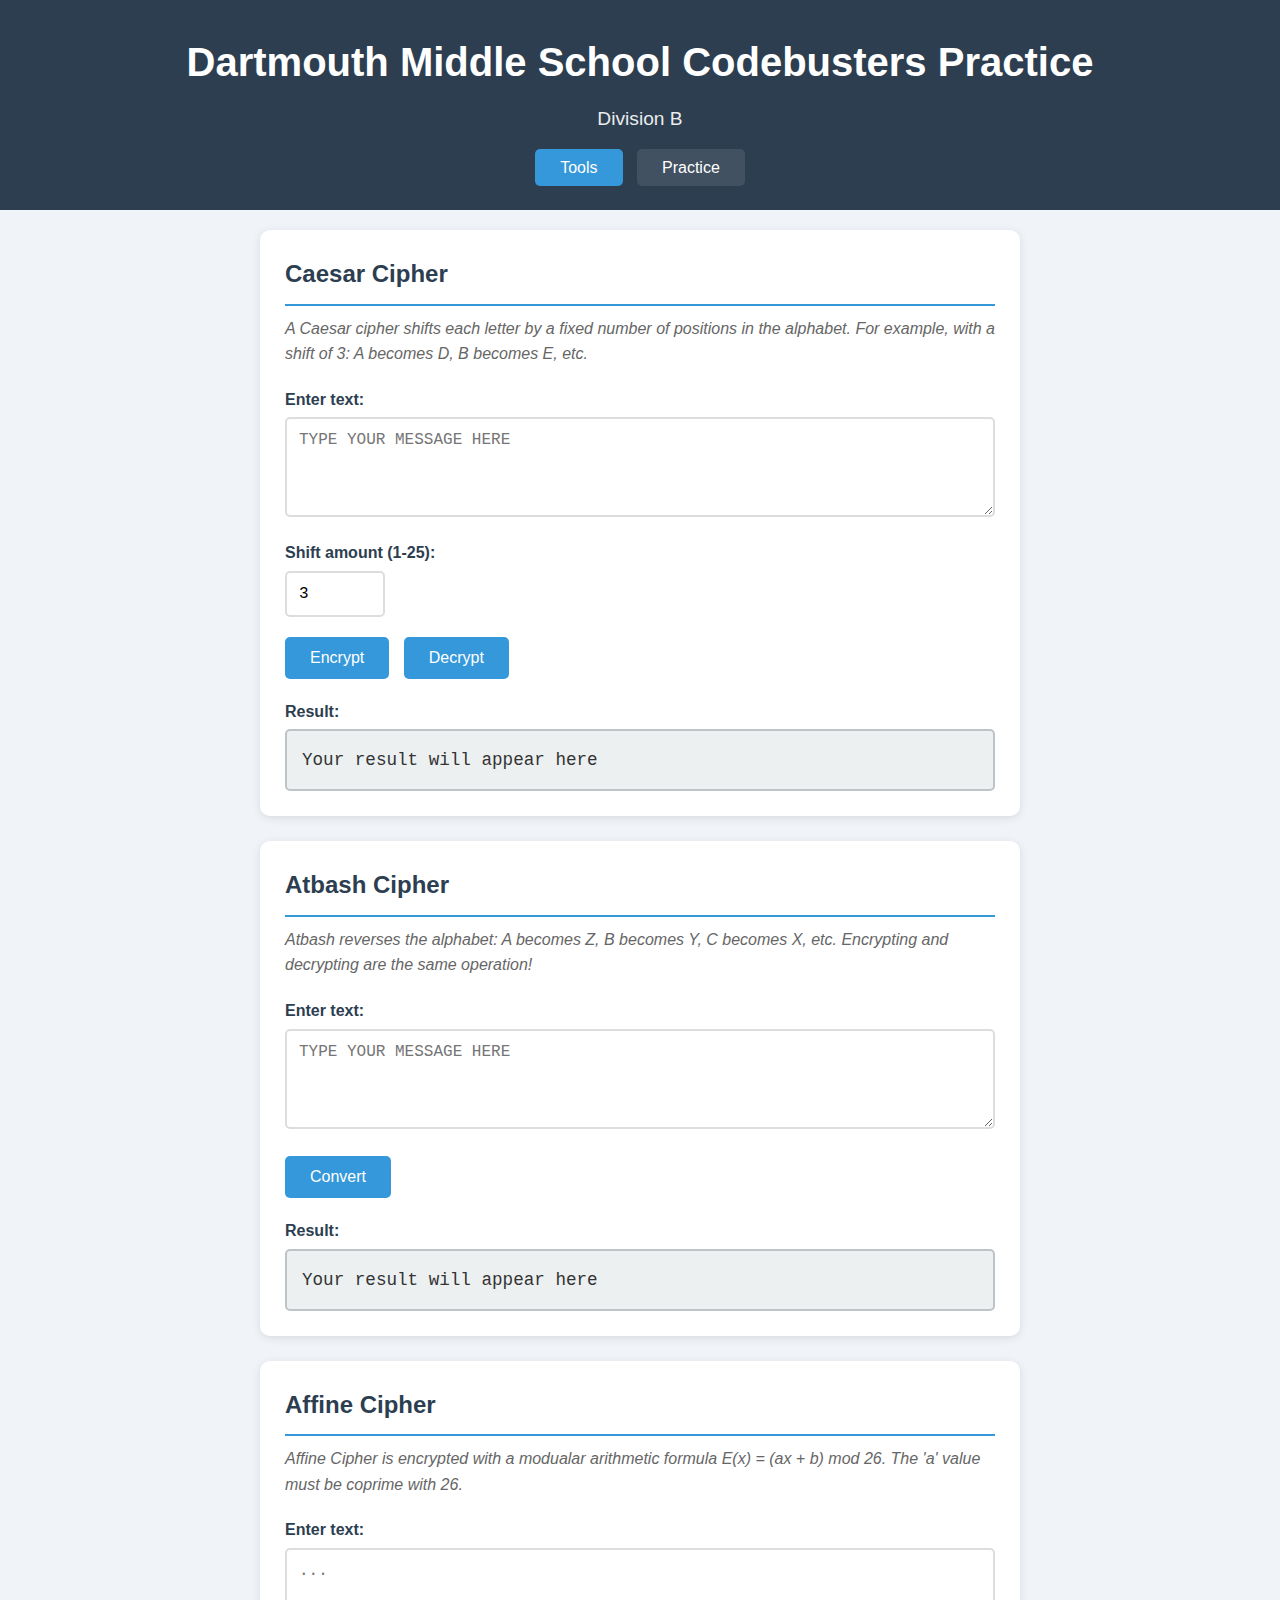
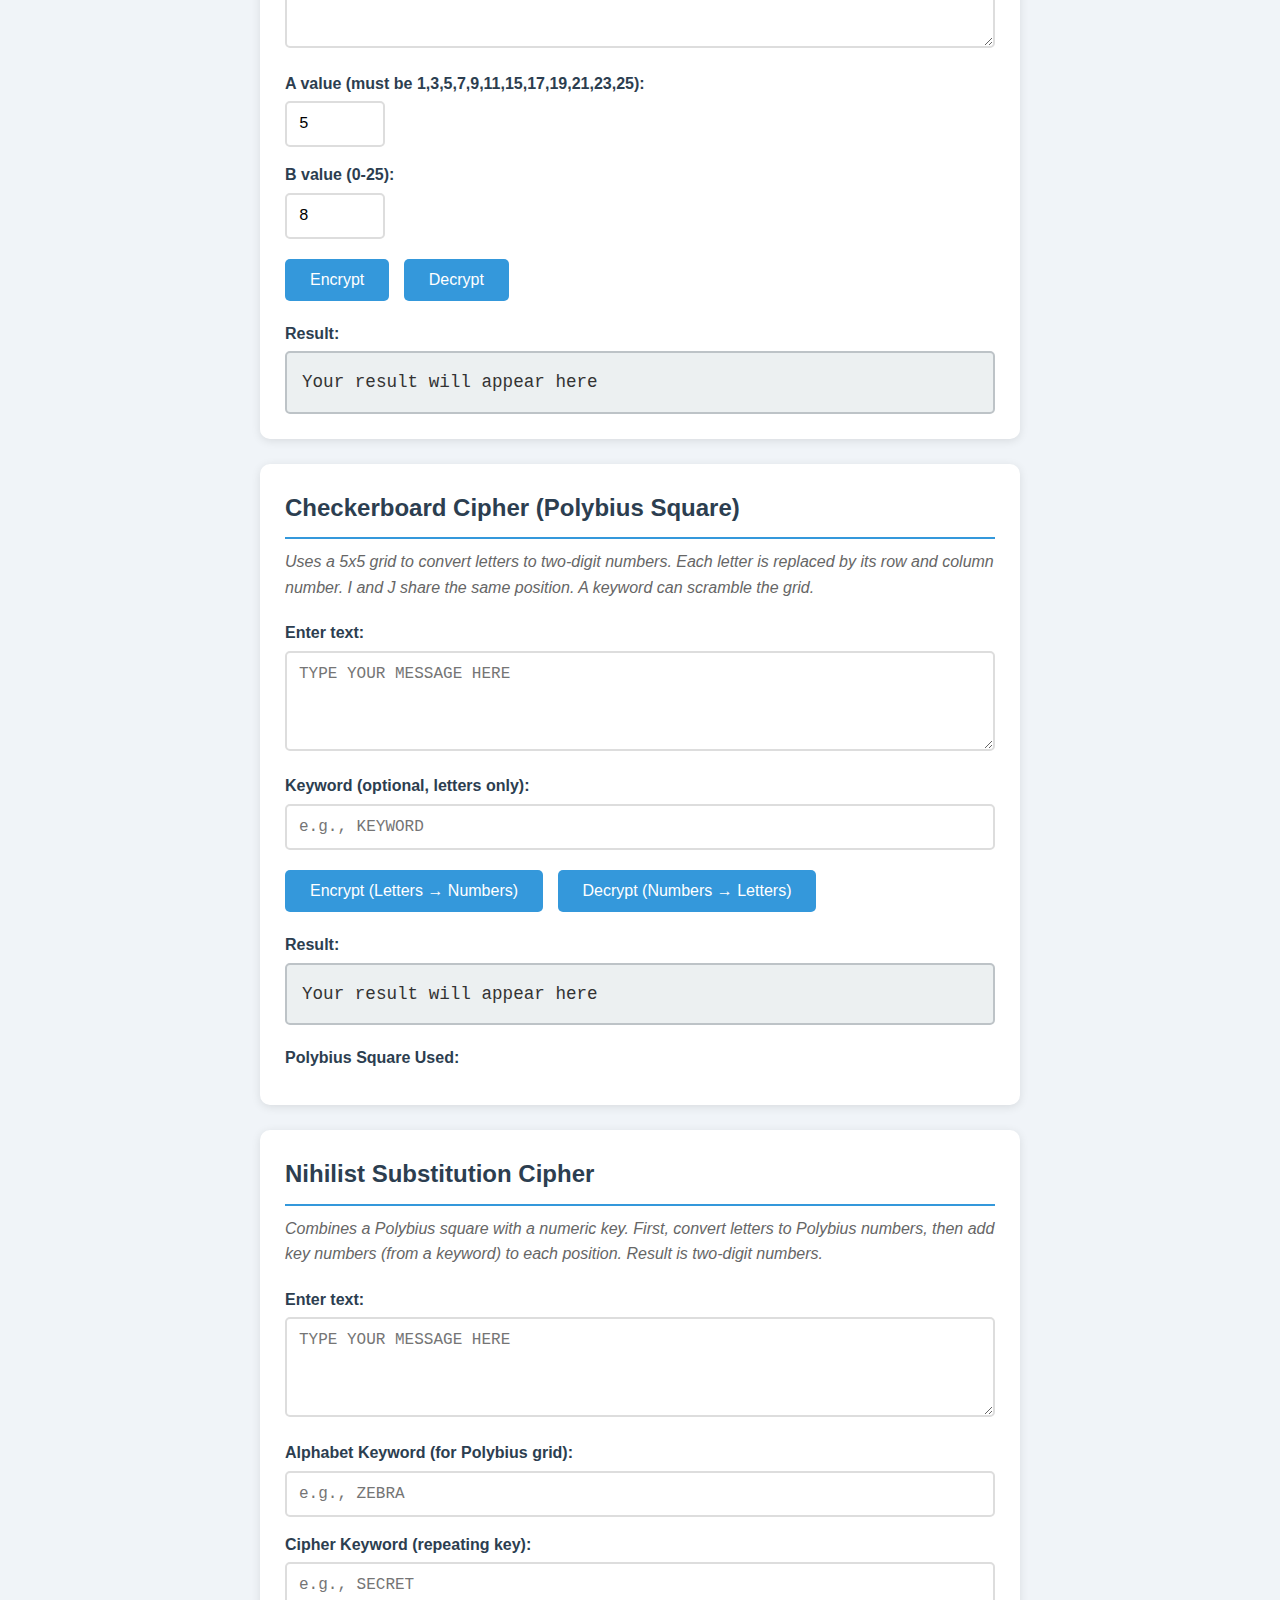
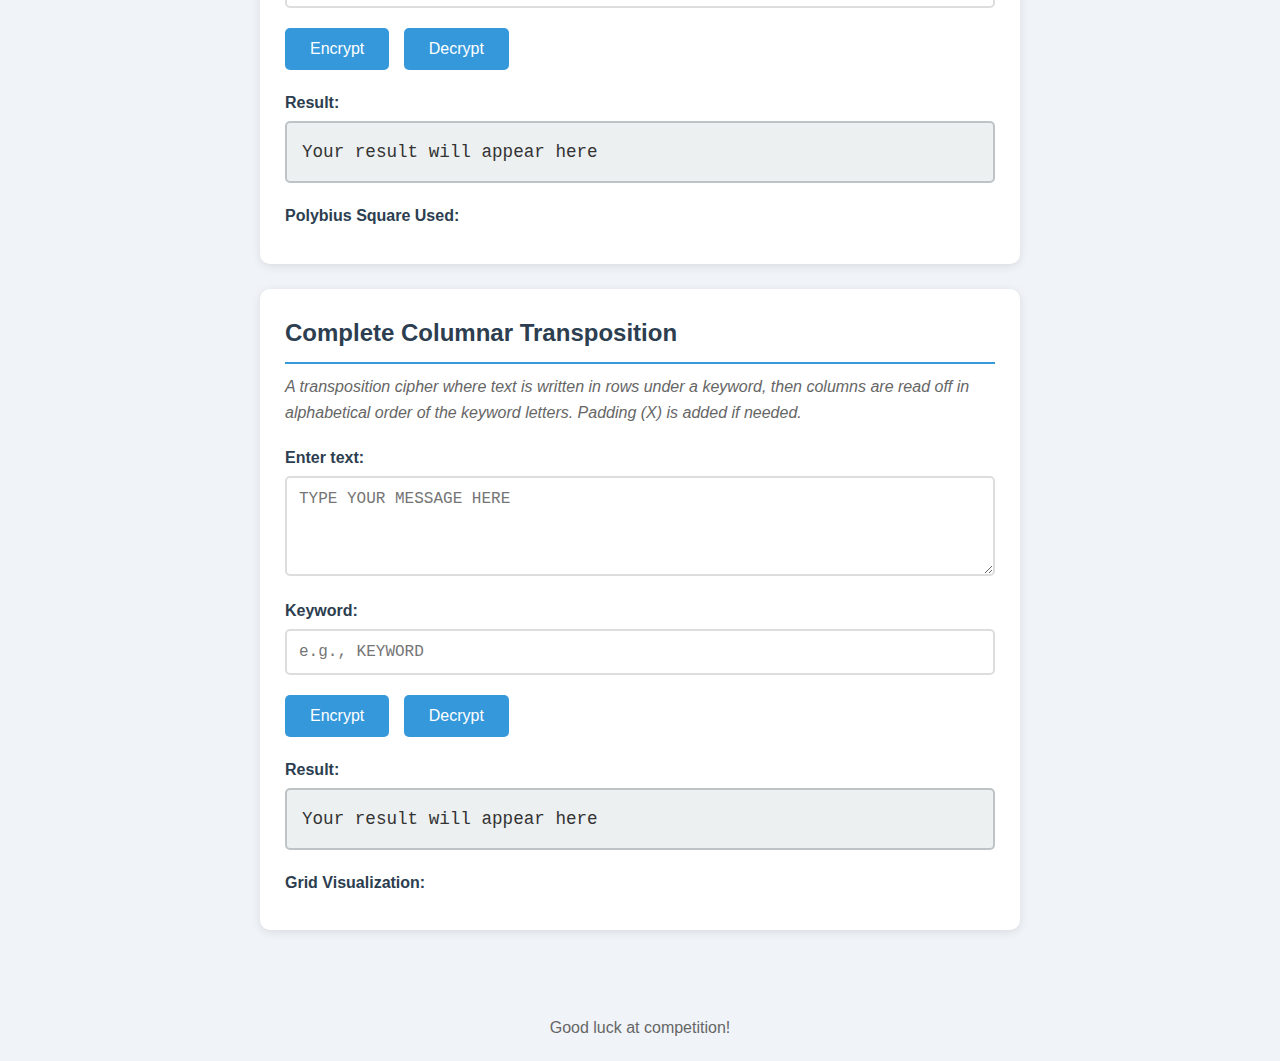
<file: index.html>
<!DOCTYPE html>
<html lang="en">
<head>
    <meta charset="UTF-8">
    <meta name="viewport" content="width=device-width, initial-scale=1.0">
    <title>Codebusters Practice</title>
    <link rel="stylesheet" href="style.css">
</head>
<body>
    <!-- Header section -->
    <header>
        <h1>Dartmouth Middle School Codebusters Practice</h1>
        <p>Division B</p>
        <nav>
            <a href="index.html" class="nav-link active">Tools</a>
            <a href="practice.html" class="nav-link">Practice</a>
        </nav>
    </header>

    <!-- Main content area -->
    <main>
        <!-- Caesar Cipher Section -->
        <section class="cipher-section">
            <h2>Caesar Cipher</h2>
            <p class="description">
                A Caesar cipher shifts each letter by a fixed number of positions in the alphabet.
                For example, with a shift of 3: A becomes D, B becomes E, etc.
            </p>

            <!-- Input area -->
            <div class="input-group">
                <label for="caesar-input">Enter text:</label>
                <textarea id="caesar-input" placeholder="TYPE YOUR MESSAGE HERE"></textarea>
            </div>

            <!-- Shift selector -->
            <div class="input-group">
                <label for="caesar-shift">Shift amount (1-25):</label>
                <input type="number" id="caesar-shift" min="1" max="25" value="3">
            </div>

            <!-- Buttons -->
            <div class="button-group">
                <button id="caesar-encrypt">Encrypt</button>
                <button id="caesar-decrypt">Decrypt</button>
            </div>

            <!-- Output area -->
            <div class="output-group">
                <label>Result:</label>
                <div id="caesar-output" class="output-box">Your result will appear here</div>
            </div>
        </section>

        <!-- Atbash Cipher Section -->
        <section class="cipher-section">
            <h2>Atbash Cipher</h2>
            <p class="description">
                Atbash reverses the alphabet: A becomes Z, B becomes Y, C becomes X, etc.
                Encrypting and decrypting are the same operation!
            </p>

            <div class="input-group">
                <label for="atbash-input">Enter text:</label>
                <textarea id="atbash-input" placeholder="TYPE YOUR MESSAGE HERE"></textarea>
            </div>

            <div class="button-group">
                <button id="atbash-convert">Convert</button>
            </div>

            <div class="output-group">
                <label>Result:</label>
                <div id="atbash-output" class="output-box">Your result will appear here</div>
            </div>
        </section>

        <!-- Affine Cipher -->
        <section class="cipher-section">                                              
          <h2>Affine Cipher</h2>                                                    
          <p class="description">                                                   
              Affine Cipher is encrypted with a modualar arithmetic formula E(x) = (ax + b) mod 26. 
              The 'a' value must be coprime with 26.                                  
          </p>                                                                      
                                                                                
          <!-- Input for text -->                                                   
          <div class="input-group">                                                 
              <label for="affine-input">Enter text:</label>                         
              <textarea id="affine-input" placeholder="..."></textarea>             
          </div>                                                                    
                                                                                
          <!-- Input for 'a' value -->                                              
          <div class="input-group">                                                 
              <label for="affine-a">A value (must be 1,3,5,7,9,11,15,17,19,21,23,25):</label>                                      
              <input type="number" id="affine-a" value="5">                         
          </div>                                                                    
                                                                                
          <!-- Input for 'b' value -->                                              
          <div class="input-group">                                                 
              <label for="affine-b">B value (0-25):</label>                         
              <input type="number" id="affine-b" value="8">                         
          </div>                                                                    
                                                                                
          <!-- Buttons -->    
          <div class="button-group">
              <button id="affine-encrypt">Encrypt</button>
              <button id="affine-decrypt">Decrypt</button>
          </div>                                                      
          <!-- Output box -->  
          <div class="output-group">
              <label>Result:</label>
              <div id="affine-output" class="output-box">Your result will appear here</div>
          </div>                                                     
        </section>

        <!-- Checkerboard Cipher (Polybius Square) -->
        <section class="cipher-section">
            <h2>Checkerboard Cipher (Polybius Square)</h2>
            <p class="description">
                Uses a 5x5 grid to convert letters to two-digit numbers. Each letter is replaced by its
                row and column number. I and J share the same position. A keyword can scramble the grid.
            </p>

            <div class="input-group">
                <label for="checkerboard-input">Enter text:</label>
                <textarea id="checkerboard-input" placeholder="TYPE YOUR MESSAGE HERE"></textarea>
            </div>

            <div class="input-group">
                <label for="checkerboard-keyword">Keyword (optional, letters only):</label>
                <input type="text" id="checkerboard-keyword" placeholder="e.g., KEYWORD">
            </div>

            <div class="button-group">
                <button id="checkerboard-encrypt">Encrypt (Letters → Numbers)</button>
                <button id="checkerboard-decrypt">Decrypt (Numbers → Letters)</button>
            </div>

            <div class="output-group">
                <label>Result:</label>
                <div id="checkerboard-output" class="output-box">Your result will appear here</div>
            </div>

            <div class="output-group">
                <label>Polybius Square Used:</label>
                <div id="checkerboard-grid" class="grid-display"></div>
            </div>
        </section>

        <!-- Nihilist Substitution Cipher -->
        <section class="cipher-section">
            <h2>Nihilist Substitution Cipher</h2>
            <p class="description">
                Combines a Polybius square with a numeric key. First, convert letters to Polybius numbers,
                then add key numbers (from a keyword) to each position. Result is two-digit numbers.
            </p>

            <div class="input-group">
                <label for="nihilist-input">Enter text:</label>
                <textarea id="nihilist-input" placeholder="TYPE YOUR MESSAGE HERE"></textarea>
            </div>

            <div class="input-group">
                <label for="nihilist-alphabet-key">Alphabet Keyword (for Polybius grid):</label>
                <input type="text" id="nihilist-alphabet-key" placeholder="e.g., ZEBRA">
            </div>

            <div class="input-group">
                <label for="nihilist-cipher-key">Cipher Keyword (repeating key):</label>
                <input type="text" id="nihilist-cipher-key" placeholder="e.g., SECRET">
            </div>

            <div class="button-group">
                <button id="nihilist-encrypt">Encrypt</button>
                <button id="nihilist-decrypt">Decrypt</button>
            </div>

            <div class="output-group">
                <label>Result:</label>
                <div id="nihilist-output" class="output-box">Your result will appear here</div>
            </div>

            <div class="output-group">
                <label>Polybius Square Used:</label>
                <div id="nihilist-grid" class="grid-display"></div>
            </div>
        </section>

        <!-- Complete Columnar Transposition Cipher -->
        <section class="cipher-section">
            <h2>Complete Columnar Transposition</h2>
            <p class="description">
                A transposition cipher where text is written in rows under a keyword, then columns are
                read off in alphabetical order of the keyword letters. Padding (X) is added if needed.
            </p>

            <div class="input-group">
                <label for="columnar-input">Enter text:</label>
                <textarea id="columnar-input" placeholder="TYPE YOUR MESSAGE HERE"></textarea>
            </div>

            <div class="input-group">
                <label for="columnar-keyword">Keyword:</label>
                <input type="text" id="columnar-keyword" placeholder="e.g., KEYWORD">
            </div>

            <div class="button-group">
                <button id="columnar-encrypt">Encrypt</button>
                <button id="columnar-decrypt">Decrypt</button>
            </div>

            <div class="output-group">
                <label>Result:</label>
                <div id="columnar-output" class="output-box">Your result will appear here</div>
            </div>

            <div class="output-group">
                <label>Grid Visualization:</label>
                <div id="columnar-grid" class="grid-display"></div>
            </div>
        </section>

    </main>

    <!-- Footer -->
    <footer>
        <p>Good luck at competition!</p>
    </footer>

    <!-- JavaScript file - loaded at the end so HTML is ready -->
    <script src="script.js"></script>
</body>
</html>
</file>
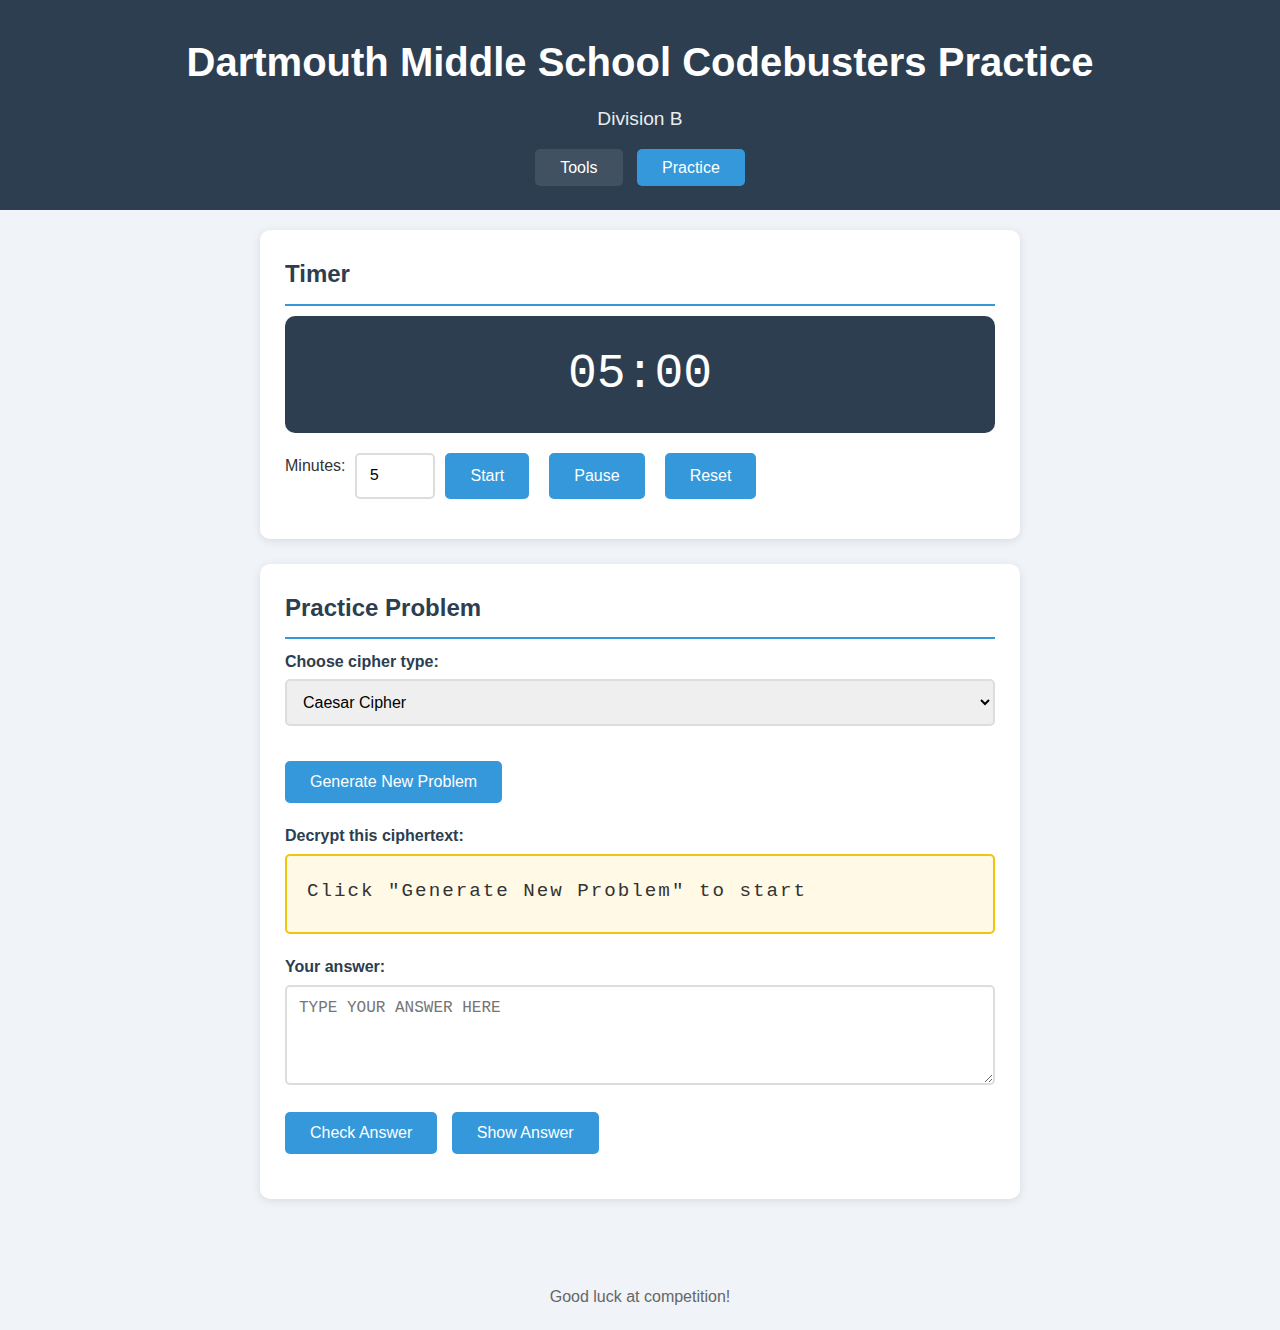
<file: practice.html>
<!DOCTYPE html>
<html lang="en">
<head>
    <meta charset="UTF-8">
    <meta name="viewport" content="width=device-width, initial-scale=1.0">
    <title>Codebusters Practice</title>
    <link rel="stylesheet" href="style.css">
</head>
<body>
    <!-- Header section -->
    <header>
        <h1>Dartmouth Middle School Codebusters Practice</h1>
        <p>Division B</p>
        <nav>
            <a href="index.html" class="nav-link">Tools</a>
            <a href="practice.html" class="nav-link active">Practice</a>
        </nav>
    </header>

    <!-- Main content area -->
    <main>
        <!-- Timer Section -->
        <section class="cipher-section">
            <h2>Timer</h2>
            <div class="timer-display" id="timer-display">05:00</div>
            <div class="timer-controls">
                <label for="timer-minutes">Minutes:</label>
                <input type="number" id="timer-minutes" min="1" max="60" value="5">
                <button id="timer-start">Start</button>
                <button id="timer-pause">Pause</button>
                <button id="timer-reset">Reset</button>
            </div>
        </section>

        <!-- Practice Problem Section -->
        <section class="cipher-section">
            <h2>Practice Problem</h2>

            <!-- Cipher type selection -->
            <div class="input-group">
                <label for="cipher-type">Choose cipher type:</label>
                <select id="cipher-type" class="cipher-select">
                    <option value="caesar">Caesar Cipher</option>
                    <option value="atbash">Atbash Cipher</option>
                    <option value="affine">Affine Cipher</option>
                    <option value="checkerboard">Checkerboard (Polybius)</option>
                    <option value="nihilist">Nihilist Substitution</option>
                    <option value="columnar">Complete Columnar</option>
                </select>
            </div>

            <!-- Generate button -->
            <div class="button-group">
                <button id="generate-problem">Generate New Problem</button>
            </div>

            <!-- Problem display -->
            <div class="output-group">
                <label>Decrypt this ciphertext:</label>
                <div id="problem-text" class="problem-box">Click "Generate New Problem" to start</div>
                <p class="hint-text" id="problem-hint"></p>
            </div>

            <!-- Answer input -->
            <div class="input-group">
                <label for="answer-input">Your answer:</label>
                <textarea id="answer-input" placeholder="TYPE YOUR ANSWER HERE"></textarea>
            </div>

            <!-- Check answer button -->
            <div class="button-group">
                <button id="check-answer">Check Answer</button>
                <button id="show-answer">Show Answer</button>
            </div>

            <!-- Result display -->
            <div id="result-display"></div>
        </section>
    </main>

    <!-- Footer -->
    <footer>
        <p>Good luck at competition!</p>
    </footer>

    <!-- JavaScript file -->
    <script src="practice.js"></script>
</body>
</html>
</file>
<file: style.css>
/* ===== GENERAL STYLES ===== */
/* The * selector applies to ALL elements */
* {
    box-sizing: border-box;  /* Makes padding included in width calculations */
    margin: 0;
    padding: 0;
}

/* Body styles - applies to the whole page */
body {
    font-family: 'Segoe UI', Tahoma, Geneva, Verdana, sans-serif;
    background-color: #f0f4f8;
    color: #333;
    line-height: 1.6;
}

/* ===== HEADER STYLES ===== */
header {
    background-color: #2c3e50;  /* Dark blue */
    color: white;
    text-align: center;
    padding: 30px 20px;
}

header h1 {
    font-size: 2.5rem;  /* rem = relative to root font size */
    margin-bottom: 10px;
}

header p {
    font-size: 1.2rem;
    opacity: 0.9;  /* Slightly transparent */
}

/* ===== NAVIGATION ===== */
nav {
    margin-top: 20px;
}

.nav-link {
    color: white;
    text-decoration: none;
    padding: 10px 25px;
    margin: 0 5px;
    border-radius: 5px;
    background-color: rgba(255, 255, 255, 0.1);
    transition: background-color 0.3s;
}

.nav-link:hover {
    background-color: rgba(255, 255, 255, 0.2);
}

.nav-link.active {
    background-color: #3498db;
}

/* ===== MAIN CONTENT ===== */
main {
    max-width: 800px;       /* Limits width on large screens */
    margin: 0 auto;         /* Centers the content */
    padding: 20px;
}

/* ===== CIPHER SECTIONS ===== */
.cipher-section {
    background-color: white;
    border-radius: 10px;           /* Rounded corners */
    padding: 25px;
    margin-bottom: 25px;
    box-shadow: 0 2px 10px rgba(0, 0, 0, 0.1);  /* Subtle shadow */
}

.cipher-section h2 {
    color: #2c3e50;
    margin-bottom: 10px;
    border-bottom: 2px solid #3498db;  /* Blue underline */
    padding-bottom: 10px;
}

.description {
    color: #666;
    margin-bottom: 20px;
    font-style: italic;
}

/* ===== INPUT GROUPS ===== */
.input-group {
    margin-bottom: 15px;
}

.input-group label {
    display: block;          /* Makes label take full width */
    font-weight: bold;
    margin-bottom: 5px;
    color: #2c3e50;
}

/* Textarea and input styling */
textarea, input[type="number"] {
    width: 100%;
    padding: 12px;
    border: 2px solid #ddd;
    border-radius: 5px;
    font-size: 1rem;
    font-family: 'Courier New', monospace;  /* Monospace for cipher text */
}

textarea {
    height: 100px;
    resize: vertical;        /* Allow vertical resizing only */
}

input[type="number"] {
    width: 100px;
}

/* Change border color when focused */
textarea:focus, input:focus {
    outline: none;           /* Remove default outline */
    border-color: #3498db;   /* Blue border */
}

/* ===== BUTTONS ===== */
.button-group {
    margin: 20px 0;
}

button {
    background-color: #3498db;  /* Blue */
    color: white;
    border: none;
    padding: 12px 25px;
    font-size: 1rem;
    border-radius: 5px;
    cursor: pointer;           /* Hand cursor on hover */
    margin-right: 10px;
    transition: background-color 0.3s;  /* Smooth color change */
}

/* Hover effect */
button:hover {
    background-color: #2980b9;  /* Darker blue */
}

/* Active (clicked) effect */
button:active {
    transform: scale(0.98);     /* Slightly smaller when clicked */
}

/* ===== OUTPUT AREA ===== */
.output-group {
    margin-top: 20px;
}

.output-group label {
    display: block;
    font-weight: bold;
    margin-bottom: 5px;
    color: #2c3e50;
}

.output-box {
    background-color: #ecf0f1;
    border: 2px solid #bdc3c7;
    border-radius: 5px;
    padding: 15px;
    font-family: 'Courier New', monospace;
    font-size: 1.1rem;
    min-height: 50px;
    word-wrap: break-word;     /* Wrap long text */
}

/* ===== PRACTICE PAGE ===== */
.timer-display {
    font-size: 3rem;
    font-family: 'Courier New', monospace;
    text-align: center;
    padding: 20px;
    background-color: #2c3e50;
    color: white;
    border-radius: 10px;
    margin-bottom: 20px;
}

.timer-display.warning {
    background-color: #e74c3c;
}

.cipher-select {
    width: 100%;
    padding: 12px;
    font-size: 1rem;
    border: 2px solid #ddd;
    border-radius: 5px;
    margin-bottom: 15px;
}

.problem-box {
    background-color: #fff9e6;
    border: 2px solid #f1c40f;
    border-radius: 5px;
    padding: 20px;
    font-family: 'Courier New', monospace;
    font-size: 1.2rem;
    min-height: 80px;
    margin-bottom: 20px;
    word-wrap: break-word;
    letter-spacing: 2px;
}

.hint-text {
    color: #666;
    font-size: 0.9rem;
    margin-top: 10px;
    font-style: italic;
}

.result-correct {
    background-color: #d4edda;
    border-color: #28a745;
    color: #155724;
    padding: 15px;
    border-radius: 5px;
    margin-top: 15px;
}

.result-incorrect {
    background-color: #f8d7da;
    border-color: #dc3545;
    color: #721c24;
    padding: 15px;
    border-radius: 5px;
    margin-top: 15px;
}

.timer-controls {
    display: flex;
    gap: 10px;
    margin-bottom: 15px;
    flex-wrap: wrap;
}

.timer-controls input {
    width: 80px;
}

/* ===== FOOTER ===== */
footer {
    text-align: center;
    padding: 20px;
    color: #666;
    margin-top: 20px;
}

/* ===== GRID DISPLAYS (Polybius, Columnar) ===== */
.grid-display {
    margin-top: 10px;
    overflow-x: auto;
}

.polybius-table, .columnar-table {
    border-collapse: collapse;
    font-family: 'Courier New', monospace;
    margin: 0 auto;
}

.polybius-table th, .polybius-table td,
.columnar-table th, .columnar-table td {
    border: 1px solid #bdc3c7;
    padding: 8px 12px;
    text-align: center;
    min-width: 35px;
}

.polybius-table th, .columnar-table th {
    background-color: #3498db;
    color: white;
    font-weight: bold;
}

.polybius-table td, .columnar-table td {
    background-color: #ecf0f1;
}

.columnar-table th small {
    display: block;
    font-size: 0.75rem;
    opacity: 0.8;
}

/* Text input for keywords */
input[type="text"] {
    width: 100%;
    padding: 12px;
    border: 2px solid #ddd;
    border-radius: 5px;
    font-size: 1rem;
    font-family: 'Courier New', monospace;
}

input[type="text"]:focus {
    outline: none;
    border-color: #3498db;
}

/* ===== RESPONSIVE DESIGN ===== */
/* Adjustments for smaller screens (phones) */
@media (max-width: 600px) {
    header h1 {
        font-size: 1.8rem;
    }

    .cipher-section {
        padding: 15px;
    }

    button {
        width: 100%;
        margin-bottom: 10px;
    }
}
</file>
